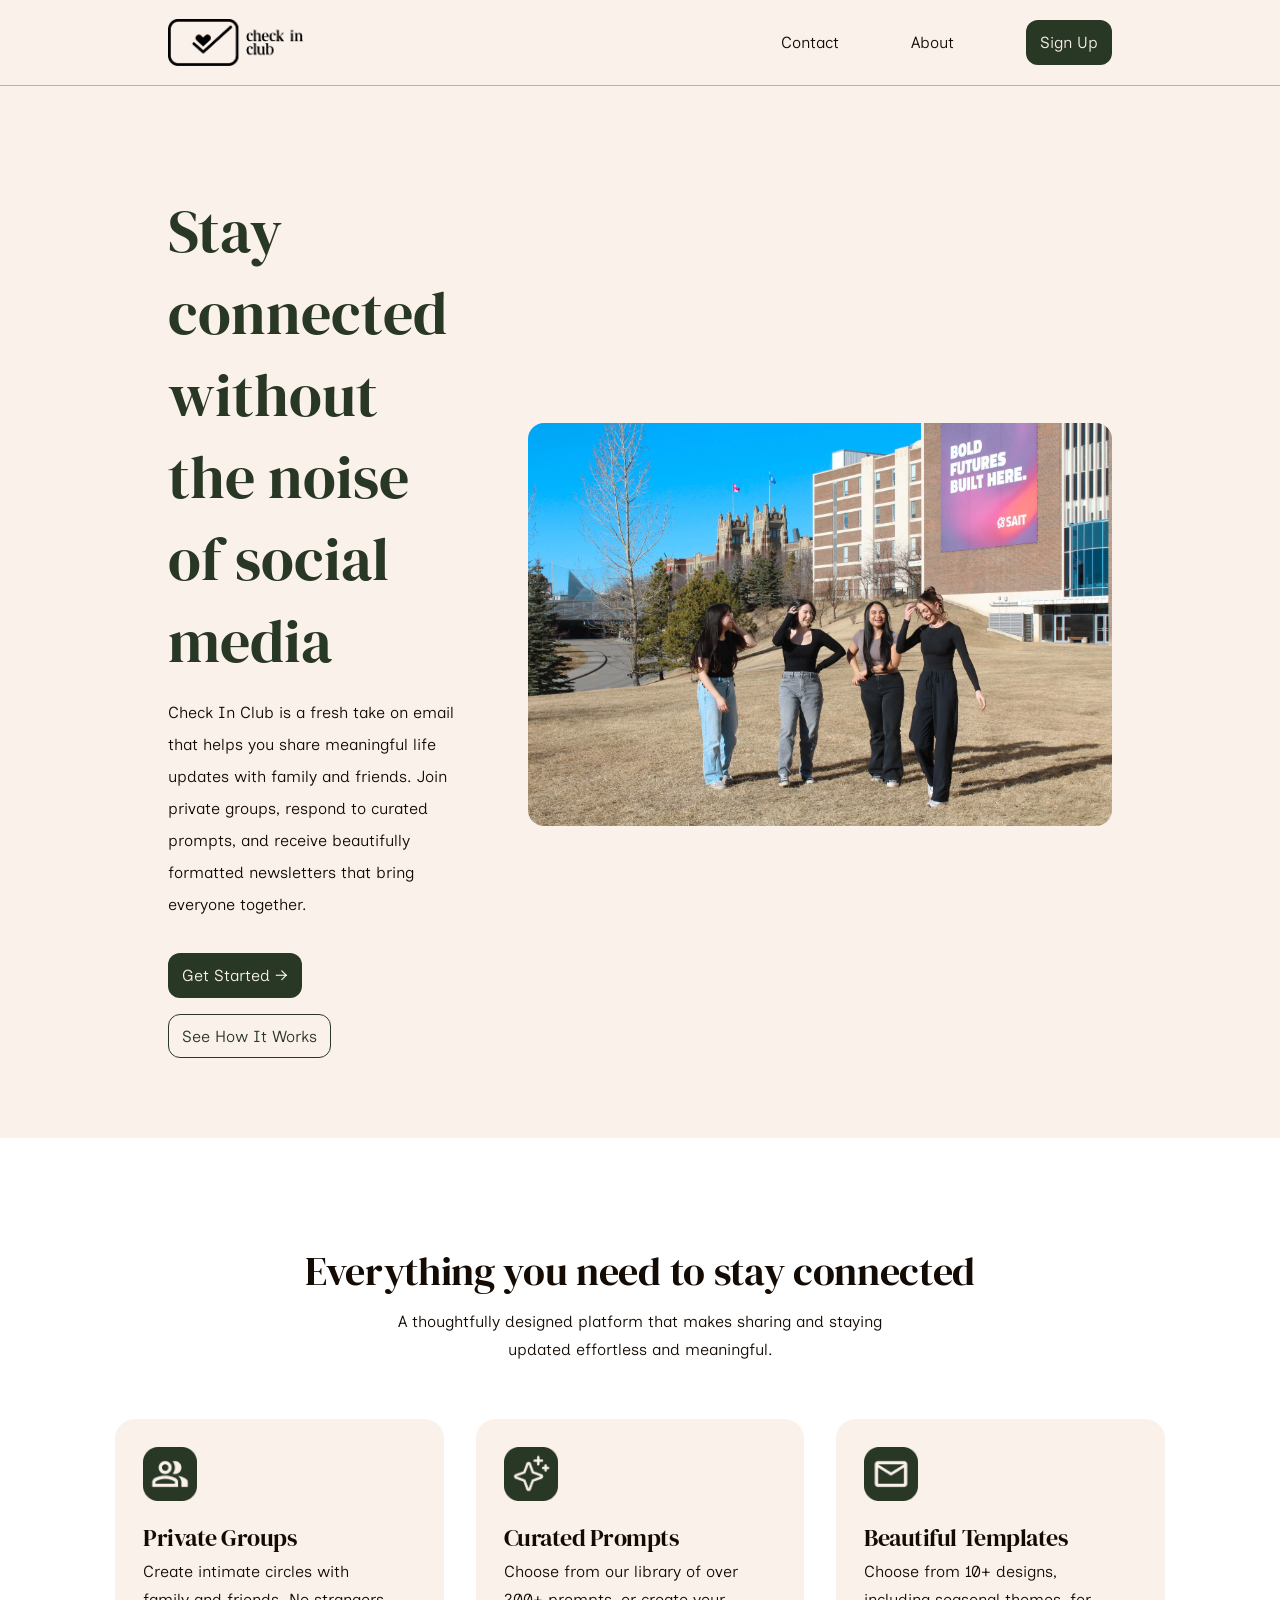
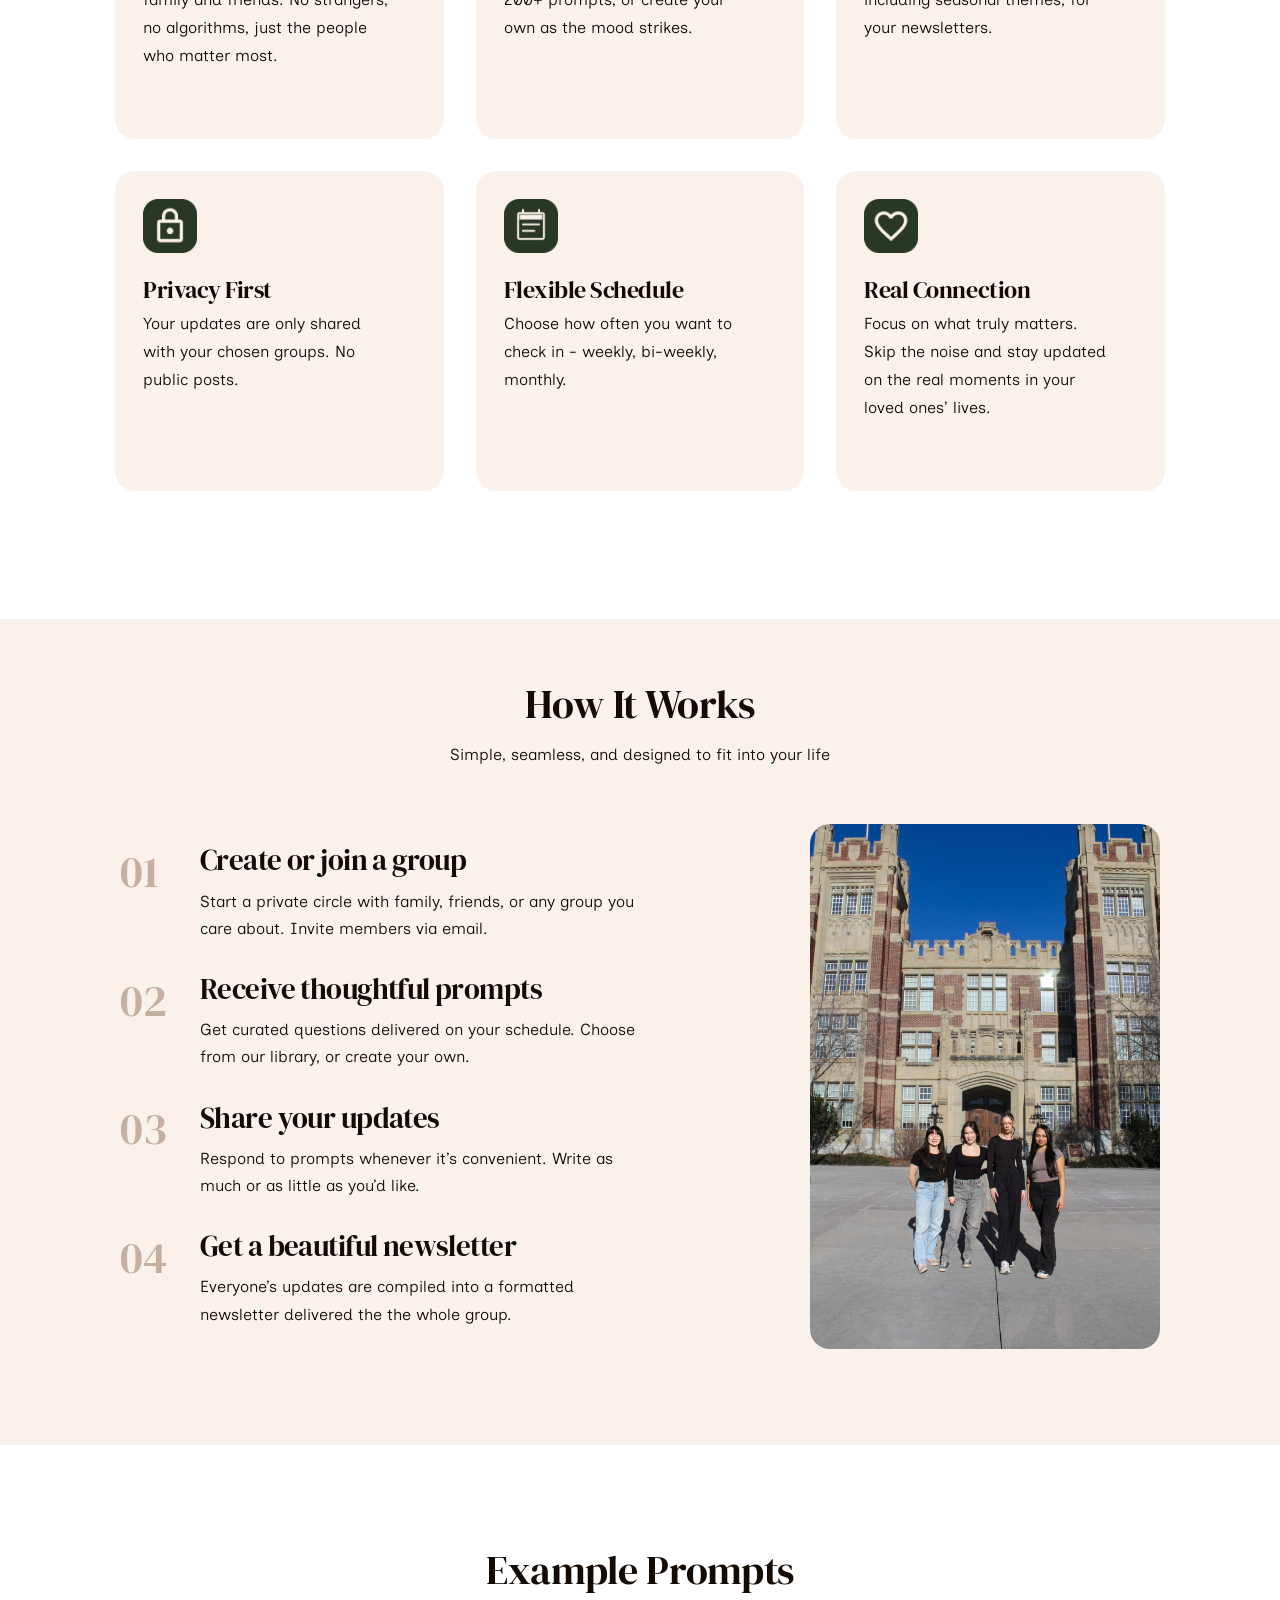
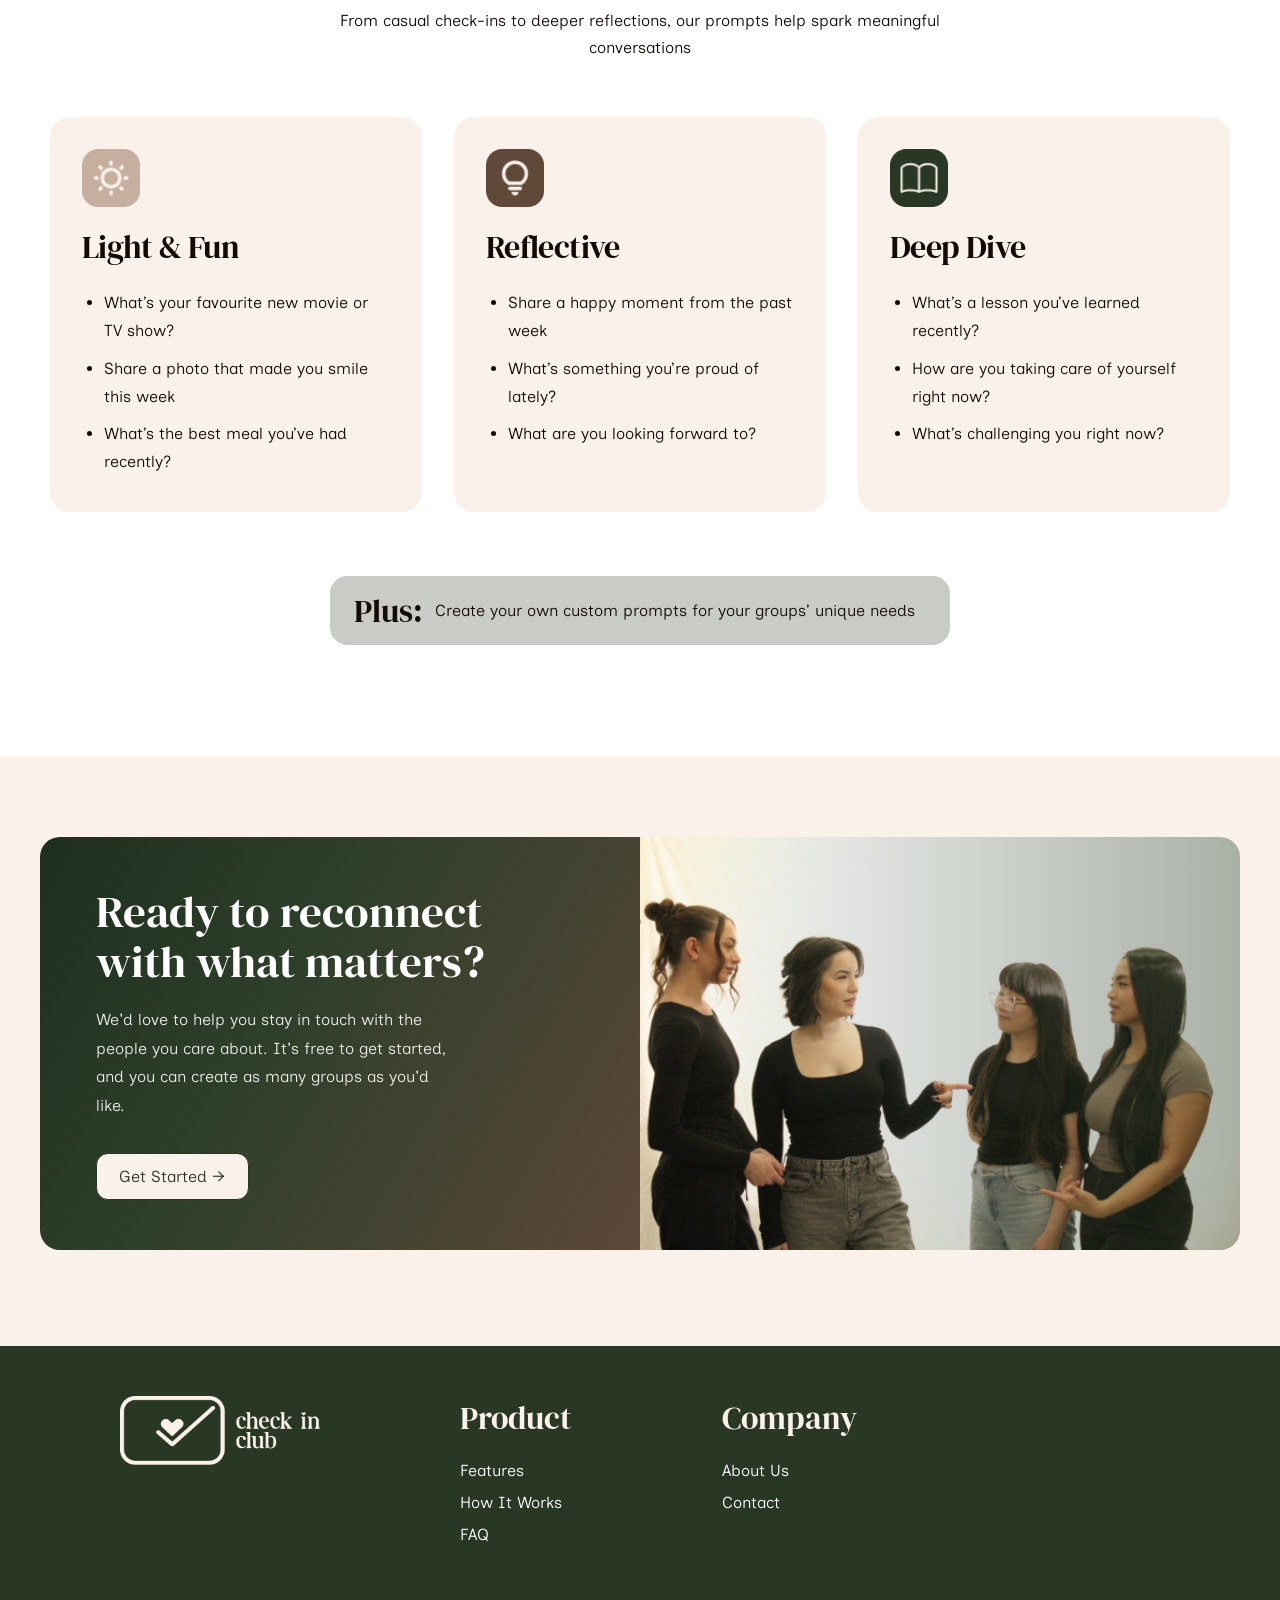
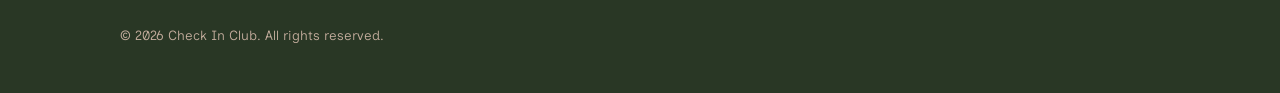
<file: index.html>
<!DOCTYPE html>
<html lang="en">
<head>
    <meta charset="UTF-8">
    <meta name="viewport" content="width=device-width, initial-scale=1.0">
    <title>Check In Club | checkinclub.ca</title>
    <link rel="stylesheet" href="styles.css">
    <link rel="icon" href="images/favicon.png">

    <meta property="og:title" content="Check In Club">
    <meta property="og:description" content="Stay connected without the noise of social media">
    <meta property="og:image" content="http://checkinclub.ca/images/meta-img.png">
    <meta property="og:url" content="http://checkinclub.ca/">
    <meta property="og:type" content="website">

</head>
<body>
    <header class="main-header">
        <div class="logo">
            <a href="/">
                <img src="images/full-logo.png" alt="Check In Club logo" class="logo-desktop">
                <img src="images/just-logo.png" alt="Check In Club logo" class="logo-mobile">
            </a>
        </div>
        <button class="nav-toggle" aria-label="Open menu" aria-expanded="false" aria-controls="site-nav">
            <span class="nav-toggle_bar"></span>
            <span class="nav-toggle_bar"></span>
            <span class="nav-toggle_bar"></span>
        </button>
        <nav class="nav-links" id="mobile-nav">
            <a href="/contact">Contact</a>
            <a href="/about">About</a>
            <a href="/signup" class=" btn btn-primary">Sign Up</a>
        </nav>
    </header>

    <main>
        <section class="hero-section">
            <div class="hero-content">
                <div class="hero-content-text">
                    <div class="hero-text">
                        <h1>Stay connected without the noise of social media</h1>
                        <p>Check In Club is a fresh take on email that helps you share meaningful life updates with family and friends. Join private groups, respond to curated prompts, and receive beautifully formatted newsletters that bring everyone together.</p>
                    </div>
                    <div class="hero-actions">
                        <a href="/signup" class="btn btn-primary">Get Started → </a>
                        <a href="#how-it-works" class="btn btn-secondary">See How It Works</a>
                    </div>
                </div>
                <div class="hero-image">
                    <img src="images/girlies_candid.jpeg" alt="students infront of SAIT campus" width="3337" height="2304">
                </div>    
            </div>
        </section>

        <section class="connected-section section-whitebg" id="what-features">
            <div class="connected-title">
                <h2>Everything you need to stay connected</h2>
                <p>A thoughtfully designed platform that makes sharing and staying updated effortless and meaningful.</p>
            </div>
            <div class="connected-grid">
                <article class="connected-card">
                    <img src="images/group-icon.png" alt="private groups icon" class="icon connect-icon">
                    <h3 class="card-title">
                        <span class="title-text">Private Groups</span>
                        <span class="toggle-icon">▼</span>
                    </h3>
                    <p class="card-detail">Create intimate circles with family and friends. No strangers, no algorithms, just the people who matter most.</p>
                </article>
                <article class="connected-card">
                    <img src="images/prompts-icon.png" alt="curated prompts icon" class="icon connect-icon">
                    <h3 class="card-title">
                        <span class="title-text">Curated Prompts</span>
                        <span class="toggle-icon">▼</span>
                    </h3>
                    <p class="card-detail">Choose from our library of over 200+ prompts, or create your own as the mood strikes.</p>
                </article>
                <article class="connected-card">
                    <img src="images/templates-icon.png" alt="beautiful templates icon" class="icon connect-icon">
                    <h3 class="card-title">
                        <span class="title-text">Beautiful Templates</span>
                        <span class="toggle-icon">▼</span>
                    </h3>
                    <p class="card-detail">Choose from 10+ designs, including seasonal themes, for your newsletters.</p>
                </article>
                <article class="connected-card">
                    <img src="images/privacy-icon.png" alt="privacy first icon" class="icon connect-icon">
                    <h3 class="card-title">
                        <span class="title-text">Privacy First</span>
                        <span class="toggle-icon">▼</span>
                    </h3>
                    <p class="card-detail">Your updates are only shared with your chosen groups. No public posts.</p>
                </article>
                <article class="connected-card">
                    <img src="images/sched-icon.png" alt="flexible schedule icon" class="icon connect-icon">
                    <h3 class="card-title">
                        <span class="title-text">Flexible Schedule</span>
                        <span class="toggle-icon">▼</span>
                    </h3>
                    <p class="card-detail">Choose how often you want to check in - weekly, bi-weekly, monthly. </p>
                </article>
                <article class="connected-card">
                    <img src="images/connection-icon.png" alt="real connection icon" class="icon connect-icon">
                    <h3 class="card-title">
                        <span class="title-text">Real Connection</span>
                        <span class="toggle-icon">▼</span>
                    </h3>
                    <p class="card-detail">Focus on what truly matters. Skip the noise and stay updated on the real moments in your loved ones’ lives.</p>
                </article>
            </div>
        </section>

        <section class="how-section" id="how-it-works">
            <div class="how-title">
                <h2>How It Works</h2>
                <p>Simple, seamless, and designed to fit into your life</p>
            </div>
            <div class="how-content">
                <div class="how-list">
                    <article class="how-step">
                        <span>01</span>
                        <div class="how-step-text">
                            <h3>Create or join a group</h3>
                            <p>Start a private circle with family, friends, or any group you care about. Invite members via email. </p>
                        </div>
                    </article>
                    <article class="how-step">
                        <span>02</span>
                        <div class="how-step-text">
                            <h3>Receive thoughtful prompts</h3>
                            <p>Get curated questions delivered on your schedule. Choose from our library, or create your own.</p>
                        </div>
                    </article>
                    <article class="how-step">
                        <span>03</span>
                        <div class="how-step-text">
                            <h3>Share your updates</h3>
                            <p>Respond to prompts whenever it’s convenient. Write as much or as little as you’d like.</p>
                        </div>
                    </article>
                    <article class="how-step">
                        <span>04</span>
                        <div class="how-step-text">
                            <h3>Get a beautiful newsletter</h3>
                            <p>Everyone’s updates are compiled into a formatted newsletter delivered the the whole group.</p>
                        </div>
                    </article>
                </div>
                <div class="how-image">
                    <img src="images/girlies_port.jpg" alt="students infront of a SAIT building" width="2304" height="3456">
                </div>
            </div>
        </section>

        <section class="prompts-section section-whitebg">
            <div class="prompts-title">
                <h2>Example Prompts</h2>
                <p>From casual check-ins to deeper reflections, our prompts help spark meaningful conversations</p>
            </div>
            <div class="prompts-content">
                <div class="prompts-list">
                    <article class="prompts-card">
                        <img src="images/light-icon.png" alt="lights and fun icon" class="icon">
                        <h3>Light & Fun</h3>
                        <ul>
                            <li>What’s your favourite new movie or TV show?</li>
                            <li>Share a photo that made you smile this week</li>
                            <li>What’s the best meal you’ve had recently?</li>
                        </ul>
                    </article>
                    <article class="prompts-card">
                        <img src="images/reflect-icon.png" alt="reflective icon" class="icon">
                        <h3>Reflective</h3>
                        <ul>
                            <li>Share a happy moment from the past week</li>
                            <li>What’s something you’re proud of lately?</li>
                            <li>What are you looking forward to?</li>
                        </ul>
                    </article>
                    <article class="prompts-card">
                        <img src="images/deepdive-icon.png" alt="deep dive icon" class="icon">
                        <h3>Deep Dive</h3>
                        <ul>
                            <li>What’s a lesson you’ve learned recently?</li>
                            <li>How are you taking care of yourself right now?</li>
                            <li>What’s challenging you right now?</li>
                        </ul>
                    </article>
                </div>
            </div>
            <div class="prompts-plus">
                <h3>Plus:</h3>
                <p>Create your own custom prompts for your groups’ unique needs</p>
            </div>
        </section>

        <section class="ready-section">
            <div class="ready-content">
                <div class="ready-text">
                    <h3>Ready to reconnect with what matters?</h3>
                    <p>We'd love to help you stay in touch with the people you care about. It's free to get started, and you can create as many groups as you'd like.</p>
                    <a href="/signup" class="btn btn-secondary">Get Started →</a>
                </div>
                <div class="ready-image">
                    <img src="images/girlies_convo.png" alt="four students having a group discussion">
                </div>
            </div>
        </section>
        
    </main>

    <footer class="main-footer">
        <div class="footer-contents">
            <a href="/">
                <img src="images/full-ltlogo.png" alt="Check In Club logo" class="logo-desktop">
                <img src="images/lettermark-logo.png" alt="Check In Club logo" class="footer-logo logo-mobile">
            </a>
            <div class="footer-quick">
                <div class="footer-links">
                    <h3>Product</h3>
                    <a href="/">Features</a>
                    <a href="/">How It Works</a>
                    <a href="/faq">FAQ</a>
                </div>
                <div class="footer-links">
                    <h3>Company</h3>
                    <a href="/about">About Us</a>
                    <a href="/contact">Contact</a>
                </div>    
            </div>
        </div>
        <div class="footer-copy">
            <p>&copy; 2026 Check In Club. All rights reserved.</p>
        </div>
    </footer>

    <script src="script.js"></script>
</body>
</html>
</file>
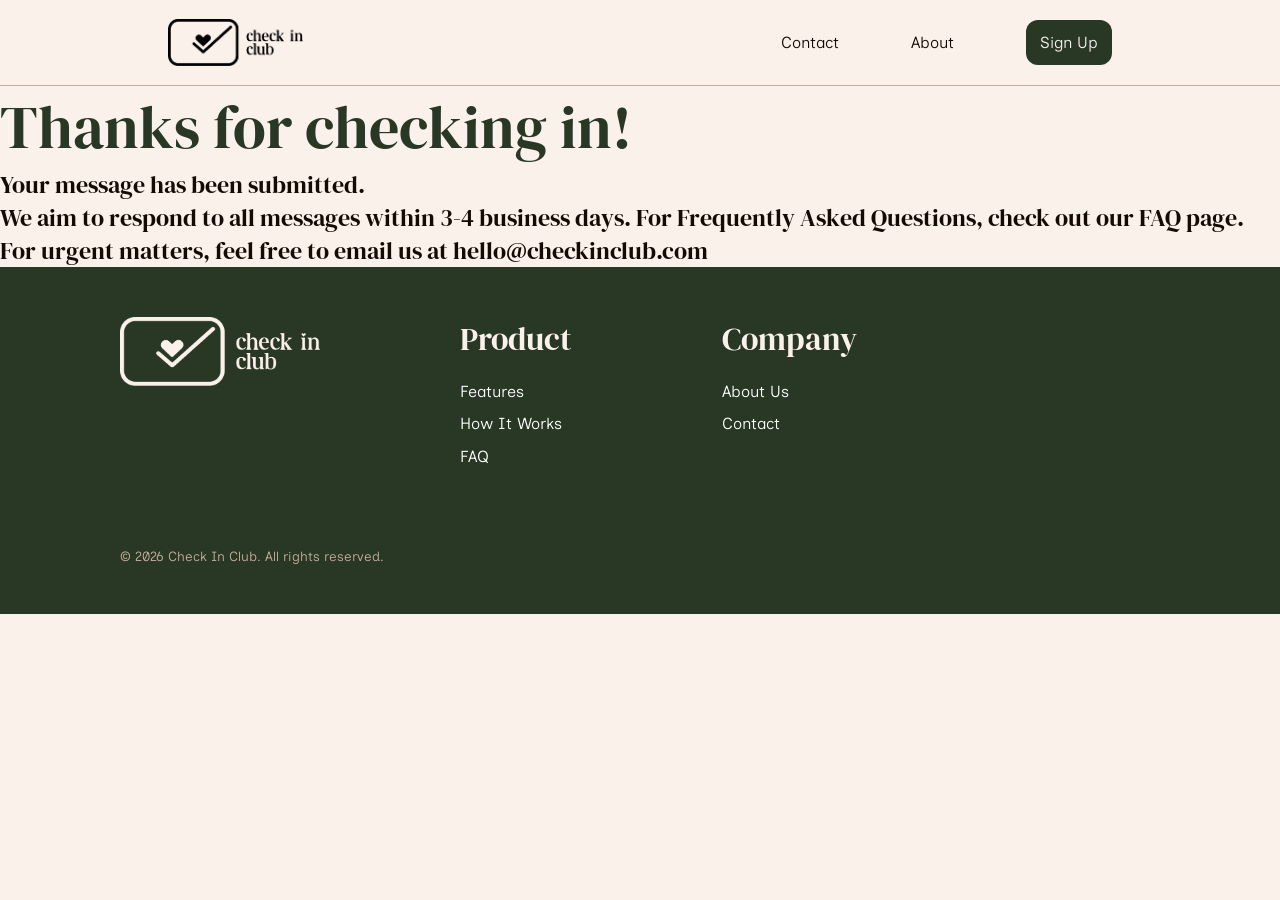
<file: contact-msg.html>
<!DOCTYPE html>
<html lang="en">
<head>
    <meta charset="UTF-8">
    <meta name="viewport" content="width=device-width, initial-scale=1.0">
    <title>Check In Club | checkinclub.ca</title>
    <link rel="stylesheet" href="styles.css">
    <link rel="icon" href="images/favicon.png">

</head>
<body>
    <header class="main-header">
        <div class="logo">
            <a href="/">
                <img src="images/full-logo.png" alt="Check In Club logo" class="logo-desktop">
                <img src="images/just-logo.png" alt="Check In Club logo" class="logo-mobile">
            </a>
        </div>
        <button class="nav-toggle" aria-label="Open menu" aria-expanded="false" aria-controls="site-nav">
            <span class="nav-toggle_bar"></span>
            <span class="nav-toggle_bar"></span>
            <span class="nav-toggle_bar"></span>
        </button>
        <nav class="nav-links" id="mobile-nav">
            <a href="/contact">Contact</a>
            <a href="/about">About</a>
            <a href="/signup" class=" btn btn-primary">Sign Up</a>
        </nav>
    </header>

    <main>
        <h1>Thanks for checking in!</h1>
        <h2>Your message has been submitted.</h2>
        <h2>We aim to respond to all messages within 3-4 business days. For Frequently Asked Questions, check out our <a href="faq.html">FAQ page</a>. For urgent matters, feel free to email us at <a href="mailto:hello@checkinclub.com">hello@checkinclub.com</a></h2>
    </main>
    
    <footer class="main-footer">
        <div class="footer-contents">
            <a href="/">
                <img src="images/full-ltlogo.png" alt="Check In Club logo" class="logo-desktop">
                <img src="images/lettermark-logo.png" alt="Check In Club logo" class="footer-logo logo-mobile">
            </a>
            <div class="footer-quick">
                <div class="footer-links">
                    <h3>Product</h3>
                    <a href="/">Features</a>
                    <a href="/">How It Works</a>
                    <a href="/faq">FAQ</a>
                </div>
                <div class="footer-links">
                    <h3>Company</h3>
                    <a href="/about">About Us</a>
                    <a href="/contact">Contact</a>
                </div>    
            </div>
        </div>
        <div class="footer-copy">
            <p>&copy; 2026 Check In Club. All rights reserved.</p>
        </div>
    </footer>

    <script src="script.js"></script>
</body>
</html>
</file>
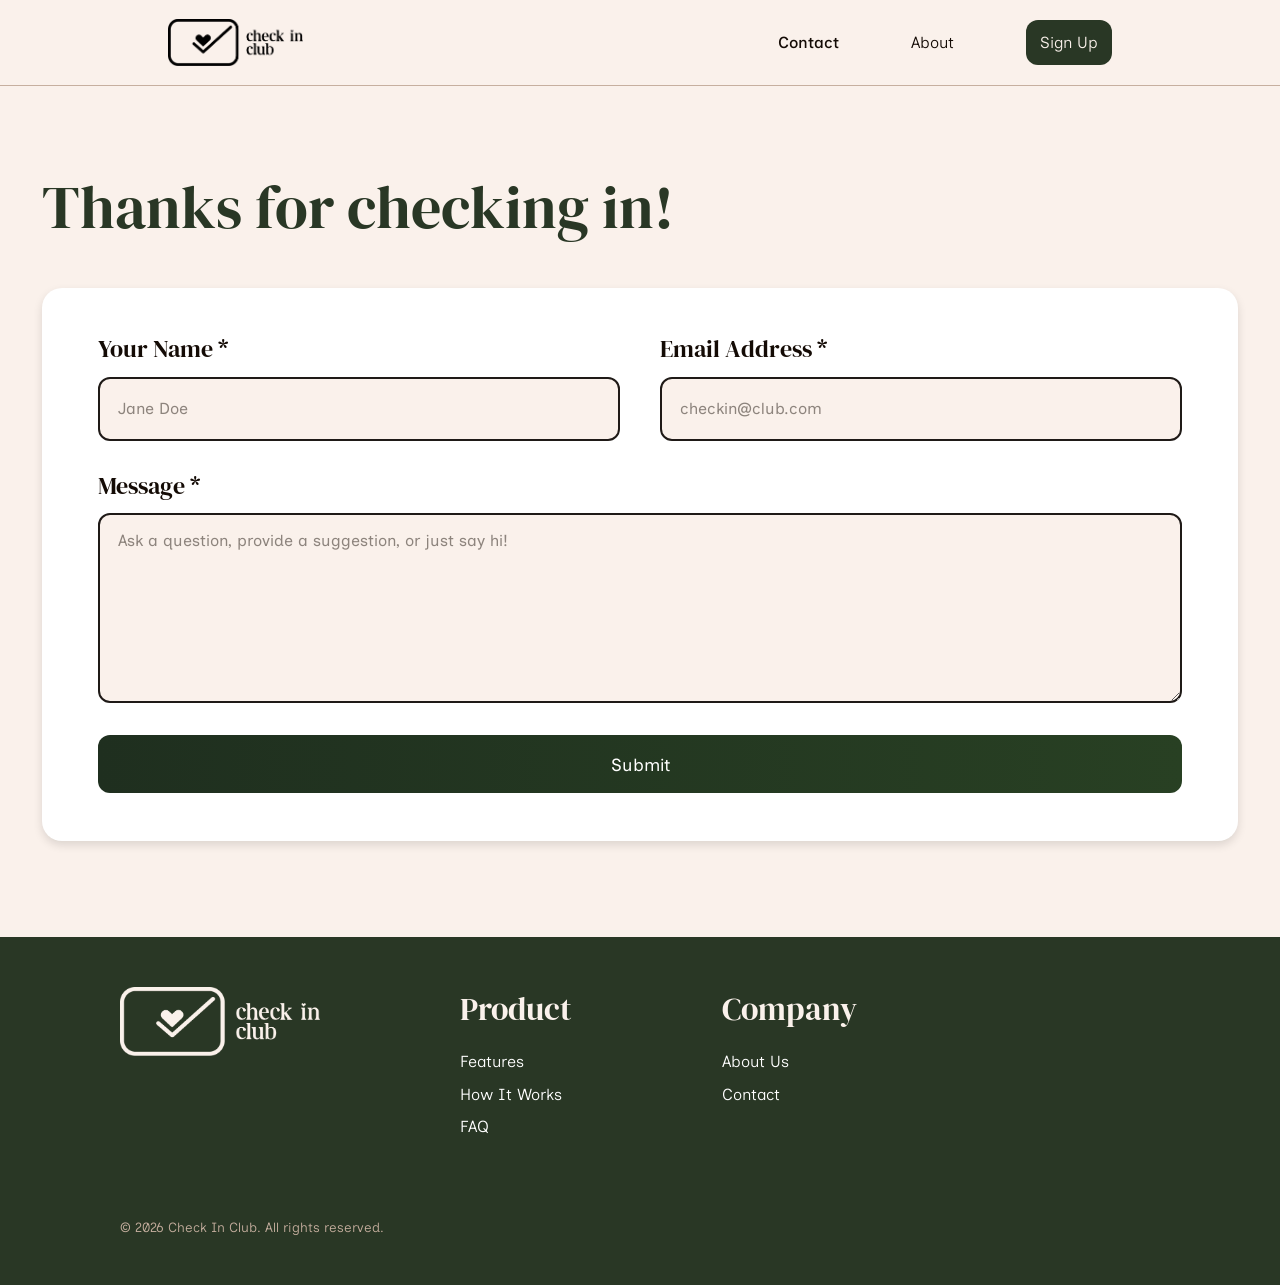
<file: contact.html>
<!DOCTYPE html>
<html lang="en">
<head>
    <meta charset="UTF-8">
    <meta name="viewport" content="width=device-width, initial-scale=1.0">
    <title>Check In Club | checkinclub.ca</title>
    <link rel="stylesheet" href="styles.css">
    <link rel="icon" href="images/favicon.png">

    <meta property="og:title" content="Check In Club | Contact">
    <meta property="og:description" content="Stay connected without the noise of social media">
    <meta property="og:image" content="http://checkinclub.ca/images/meta-img.png">
    <meta property="og:url" content="http://checkinclub.ca/contact">
    <meta property="og:type" content="website">


</head>
<body>
    <header class="main-header">
        <div class="logo">
            <a href="/">
                <img src="images/full-logo.png" alt="Check In Club logo" class="logo-desktop">
                <img src="images/just-logo.png" alt="Check In Club logo" class="logo-mobile">
            </a>
        </div>
        <button class="nav-toggle" aria-label="Open menu" aria-expanded="false" aria-controls="site-nav">
            <span class="nav-toggle_bar"></span>
            <span class="nav-toggle_bar"></span>
            <span class="nav-toggle_bar"></span>
        </button>
        <nav class="nav-links" id="mobile-nav">
            <a href="/contact" class="active">Contact</a>
            <a href="/about">About</a>
            <a href="/signup" class=" btn btn-primary">Sign Up</a>
        </nav>
    </header>

    <main>
        <section class="contact-section">
            <h1>Thanks for checking in!</h1>

            <div class="contact-form">
                <form action="https://formspree.io/f/mkokoeea" method="POST">
                    <div class="contact-row">
                        <div class="input-group">
                            <label for="name">Your Name *</label>
                            <input type="text" name="name" id="name" placeholder="Jane Doe" required>
                        </div>
                        <div class="input-group">
                            <label for="email">Email Address *</label>
                            <input type="email" name="email" id="email" placeholder="checkin@club.com" required>
                        </div>
                    </div>
                    <div class="input-group">
                        <label for="message">Message *</label>
                        <textarea name="message" id="message" placeholder="Ask a question, provide a suggestion, or just say hi!"></textarea>
                    </div>
                    
                    <button type="submit" class="btn btn-primary">Submit</button>
                </form>
            </div>
        </section>
    </main>

    <footer class="main-footer">
        <div class="footer-contents">
            <a href="/">
                <img src="images/full-ltlogo.png" alt="Check In Club logo" class="logo-desktop">
                <img src="images/lettermark-logo.png" alt="Check In Club logo" class="footer-logo logo-mobile">
            </a>
            <div class="footer-quick">
                <div class="footer-links">
                    <h3>Product</h3>
                    <a href="/">Features</a>
                    <a href="/">How It Works</a>
                    <a href="/faq">FAQ</a>
                </div>
                <div class="footer-links">
                    <h3>Company</h3>
                    <a href="/about">About Us</a>
                    <a href="/contact">Contact</a>
                </div>    
            </div>
        </div>
        <div class="footer-copy">
            <p>&copy; 2026 Check In Club. All rights reserved.</p>
        </div>
    </footer>

    <script src="script.js"></script>
</body>
</html>
</file>
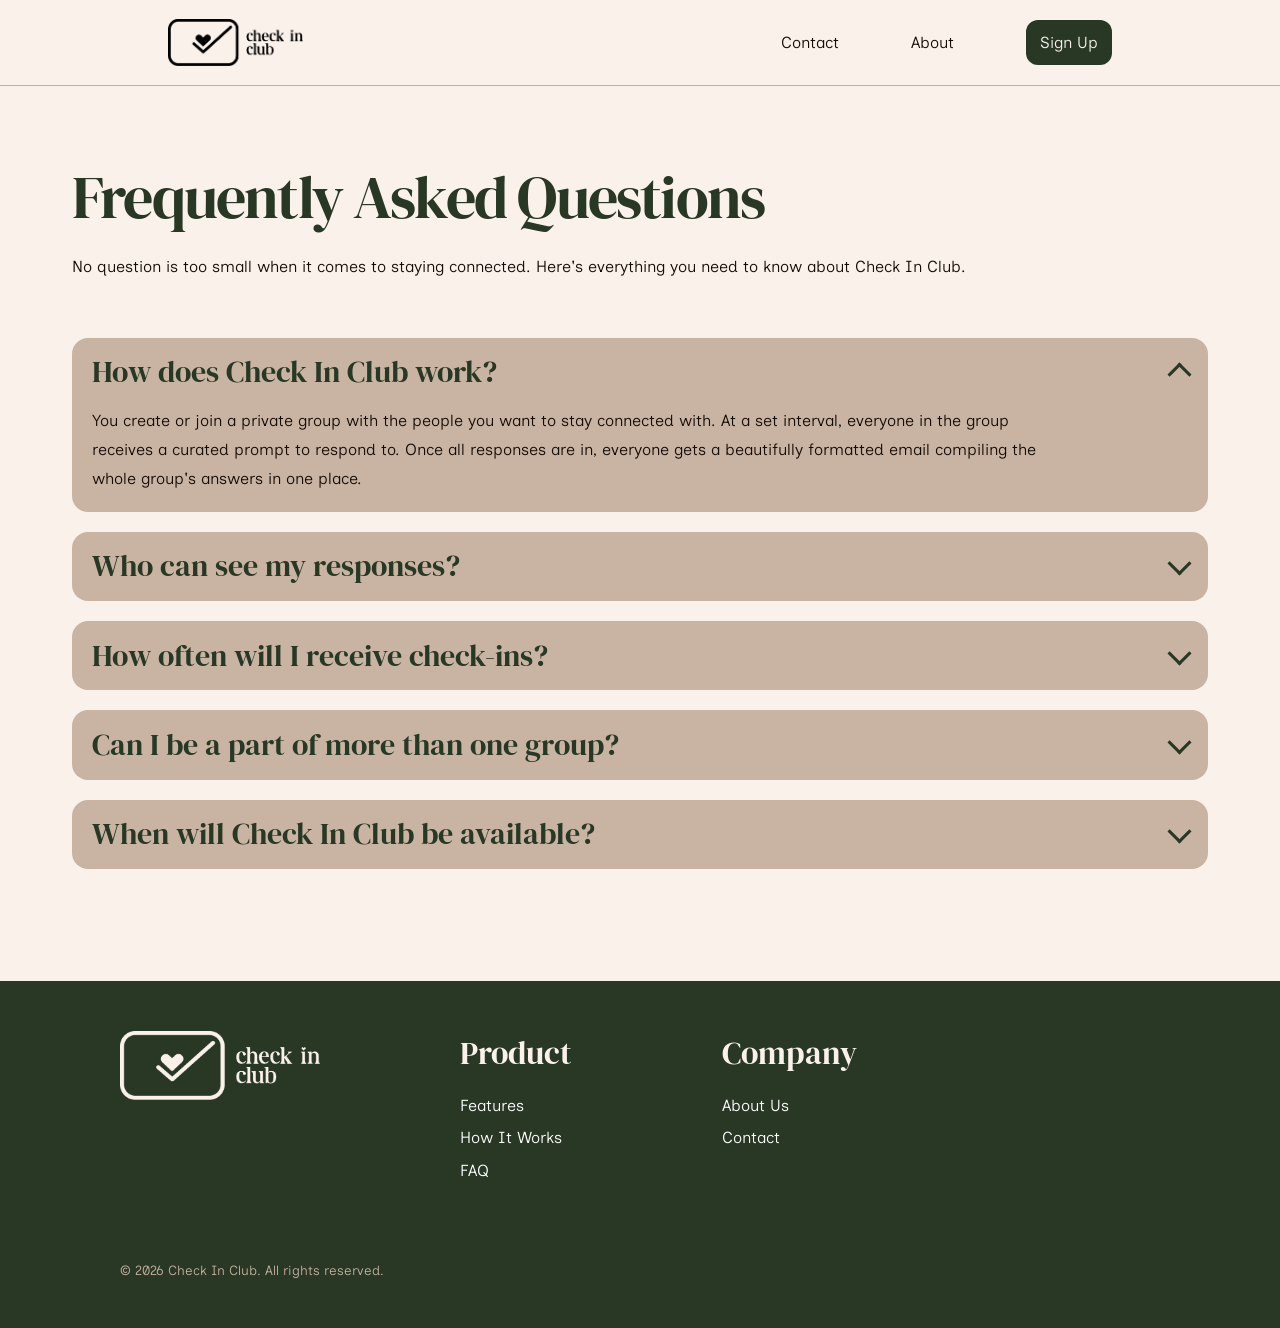
<file: faq.html>
<!DOCTYPE html>
<html lang="en">
<head>
    <meta charset="UTF-8">
    <meta name="viewport" content="width=device-width, initial-scale=1.0">
    <title>Check In Club | checkinclub.ca</title>
    <link rel="stylesheet" href="styles.css">
    <link rel="icon" href="images/favicon.png">

    <meta property="og:title" content="Check In Club | FAQ">
    <meta property="og:description" content="Stay connected without the noise of social media">
    <meta property="og:image" content="http://checkinclub.ca/images/meta-img.png">
    <meta property="og:url" content="http://checkinclub.ca/faq">
    <meta property="og:type" content="website">


</head>
<body>
    <header class="main-header">
        <div class="logo">
            <a href="/">
                <img src="images/full-logo.png" alt="Check In Club logo" class="logo-desktop">
                <img src="images/just-logo.png" alt="Check In Club logo" class="logo-mobile">
            </a>
        </div>
        <button class="nav-toggle" aria-label="Open menu" aria-expanded="false" aria-controls="site-nav">
            <span class="nav-toggle_bar"></span>
            <span class="nav-toggle_bar"></span>
            <span class="nav-toggle_bar"></span>
        </button>
        <nav class="nav-links" id="mobile-nav">
            <a href="/contact">Contact</a>
            <a href="/about">About</a>
            <a href="/signup" class=" btn btn-primary">Sign Up</a>
        </nav>
    </header>

    <main class="faq-page">
        <section class="faq-hero">
            <h1>Frequently Asked Questions</h1>
            <p>No question is too small when it comes to staying connected. Here's everything you need to know about Check In Club.</p>
        </section>

        <section class="faq-list">
            <details class="faq-item" open>
                <summary>How does Check In Club work?</summary>
                <p>You create or join a private group with the people you want to stay connected with. At a set interval, everyone in the group receives a curated prompt to respond to. Once all responses are in, everyone gets a beautifully formatted email compiling the whole group's answers in one place.</p>
            </details>
            <details class="faq-item">
                <summary>Who can see my responses?</summary>
                <p>Your responses are only visible to the members of your private group — no one outside of your group can see what you share.</p>
            </details>
            <details class="faq-item">
                <summary>How often will I receive check-ins?</summary>
                <p>Check-in frequency is set by the group, so you and your people get to decide what works best for everyone.</p>
            </details>
            <details class="faq-item">
                <summary>Can I be a part of more than one group?</summary>
                <p>Absolutely. You can join or create multiple groups — whether that's one for family, one for friends, or one for a community you're part of.</p>
            </details>
            <details class="faq-item">
                <summary>When will Check In Club be available?</summary>
                <p>We're still in development, but we're working hard to bring Check In Club to life. Sign up on our <a href="/signup">Sign Up page</a> and we'll notify you the moment we launch.</p>
            </details>
        </section>
    </main>

    <footer class="main-footer">
        <div class="footer-contents">
            <a href="/">
                <img src="images/full-ltlogo.png" alt="Check In Club logo" class="logo-desktop">
                <img src="images/lettermark-logo.png" alt="Check In Club logo" class="footer-logo logo-mobile">
            </a>
            <div class="footer-quick">
                <div class="footer-links">
                    <h3>Product</h3>
                    <a href="/">Features</a>
                    <a href="/">How It Works</a>
                    <a href="/faq">FAQ</a>
                </div>
                <div class="footer-links">
                    <h3>Company</h3>
                    <a href="/about">About Us</a>
                    <a href="/contact">Contact</a>
                </div>    
            </div>
        </div>
        <div class="footer-copy">
            <p>&copy; 2026 Check In Club. All rights reserved.</p>
        </div>
    </footer>

    <script src="script.js"></script>
</body>
</html>
</file>
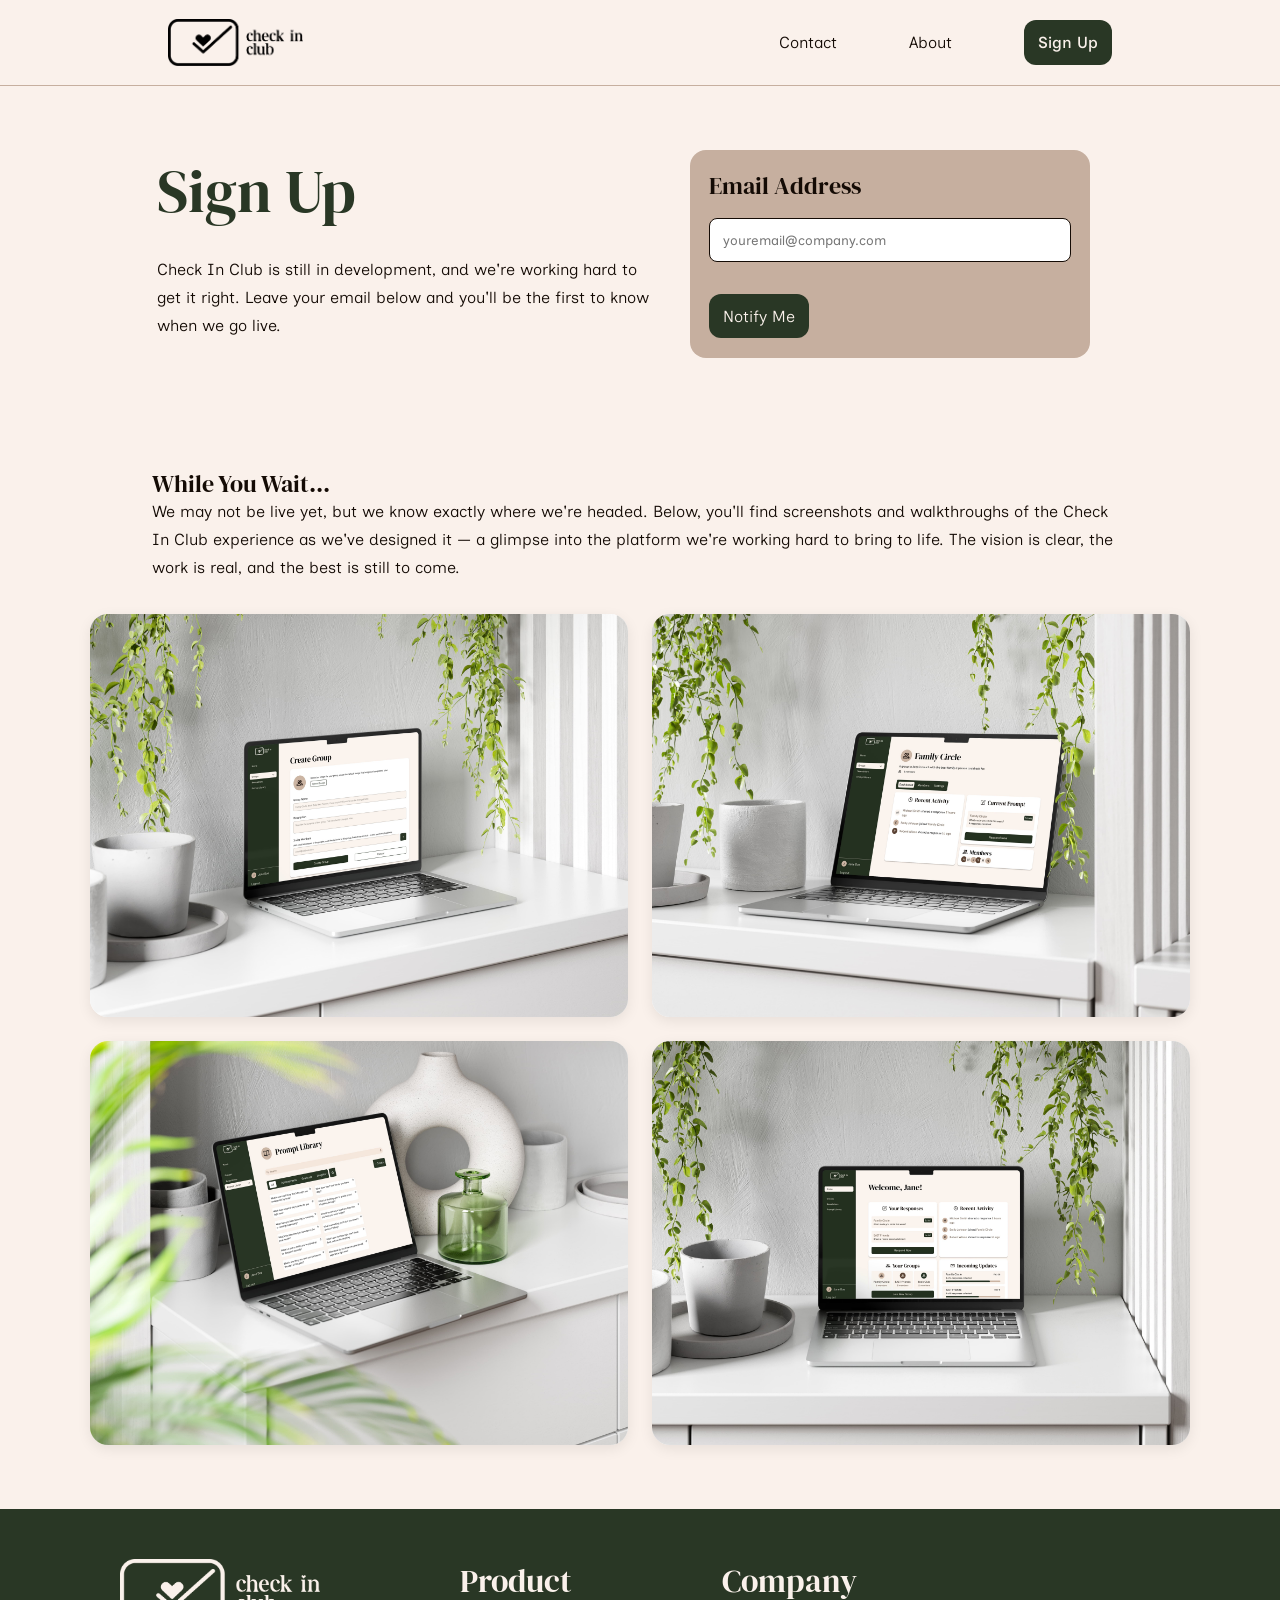
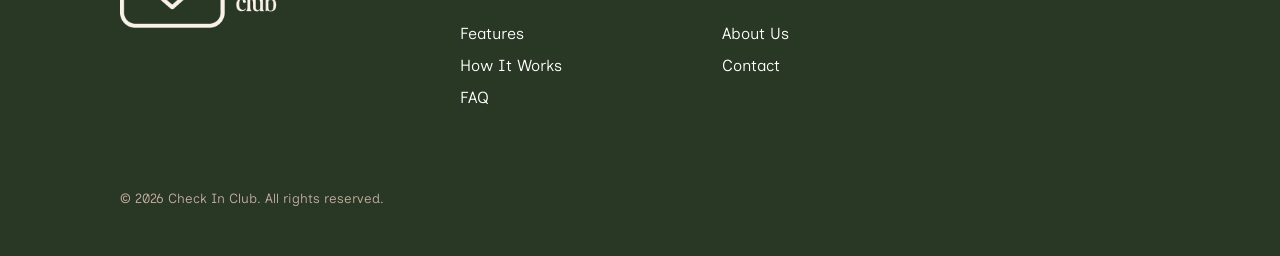
<file: signup.html>
<!DOCTYPE html>
<html lang="en">
<head>
    <meta charset="UTF-8">
    <meta name="viewport" content="width=device-width, initial-scale=1.0">
    <title>Check In Club | checkinclub.ca</title>
    <link rel="stylesheet" href="styles.css">
    <link rel="icon" href="images/favicon.png">

    <meta property="og:title" content="Check In Club | Sign Up">
    <meta property="og:description" content="Stay connected without the noise of social media">
    <meta property="og:image" content="http://checkinclub.ca/images/meta-img.png">
    <meta property="og:url" content="http://checkinclub.ca/signup">
    <meta property="og:type" content="website">


</head>
<body>
    <header class="main-header">
        <div class="logo">
            <a href="/">
                <img src="images/full-logo.png" alt="Check In Club logo" class="logo-desktop">
                <img src="images/just-logo.png" alt="Check In Club logo" class="logo-mobile">
            </a>
        </div>
        <button class="nav-toggle" aria-label="Open menu" aria-expanded="false" aria-controls="site-nav">
            <span class="nav-toggle_bar"></span>
            <span class="nav-toggle_bar"></span>
            <span class="nav-toggle_bar"></span>
        </button>
        <nav class="nav-links" id="mobile-nav">
            <a href="/contact">Contact</a>
            <a href="/about">About</a>
            <a href="/signup" class=" btn btn-primary active">Sign Up</a>
        </nav>
    </header>

    <main>
        <section class="signup-section">
            <div class="signup-content">
                <h1>Sign Up</h1>
                <p>Check In Club is still in development, and we're working hard to get it right. Leave your email below and you'll be the first to know when we go live.</p>
            </div>
            <div class="signup-form">
                <form action="https://formspree.io/f/mqewejjb" method="POST" name="signupform">
                    <h2>Email Address</h2>
                    <input type="email" name="email" placeholder="youremail@company.com" required>
                    <button type="submit" class="btn btn-primary">Notify Me</button>
                </form>
            </div>
        </section>

        <section class="signup-message">
            <h2>While You Wait...</h2>
            <p>We may not be live yet, but we know exactly where we're headed. Below, you'll find screenshots and walkthroughs of the Check In Club experience as we've designed it — a glimpse into the platform we're working hard to bring to life. The vision is clear, the work is real, and the best is still to come.</p>
        </section>

        <section class="mockup-gallery">
            <div class="gallery-grid">
                <div class="gallery-item">
                    <img src="images/CreateGroupMock.jpg" alt="Create group screen mockup" onclick="openModal(this)">
                </div>
        
                <div class="gallery-item">
                    <img src="images/GroupDashMock.jpg" alt="Group dashboard mockup" onclick="openModal(this)">
                </div>
        
                <div class="gallery-item">
                    <img src="images/PromptLibraryMock.jpg" alt="Prompt library mockup" onclick="openModal(this)">
                </div>
        
                <div class="gallery-item">
                    <img src="images/RobustDashMock.jpg" alt="Dashboard features mockup" onclick="openModal(this)">
                </div>
            </div>
        </section>

    </main>

    <footer class="main-footer">
        <div class="footer-contents">
            <a href="/">
                <img src="images/full-ltlogo.png" alt="Check In Club logo" class="logo-desktop">
                <img src="images/lettermark-logo.png" alt="Check In Club logo" class="footer-logo logo-mobile">
            </a>
            <div class="footer-quick">
                <div class="footer-links">
                    <h3>Product</h3>
                    <a href="/">Features</a>
                    <a href="/">How It Works</a>
                    <a href="/faq">FAQ</a>
                </div>
                <div class="footer-links">
                    <h3>Company</h3>
                    <a href="/about">About Us</a>
                    <a href="/contact">Contact</a>
                </div>    
            </div>
        </div>
        <div class="footer-copy">
            <p>&copy; 2026 Check In Club. All rights reserved.</p>
        </div>
    </footer>
    
    <script src="script.js"></script>

    <div class="image-modal" id="imageModal">
        <span class="image-modal-close" onclick="closeModal()">&times;</span>
        <img class="image-modal-content" id="modalImg" alt="">
    </div>

</body>
</html>
</file>
<file: styles.css>
@import url('https://fonts.googleapis.com/css2?family=DM+Serif+Display:ital@0;1&family=Inclusive+Sans:ital,wght@0,300..700;1,300..700&display=swap');

:root {
    --ltbg: #FAF1EB;
    --lttext: #140B05;
    --ltprimary: #293725;
    --ltsecondary: #C6AF9F;
    --ltaccent: #604939;
    --dkbg: #140B05;
    --dktext: #FAF1EB;
    --dkprimary: #CCDAC8;
    --dksecondary: #604939;
    --dkaccent: #C6AF9F;
    --white: #FFFFFF;
}

* {
    box-sizing: border-box;
    margin: 0;
}
html {
    scroll-behavior: smooth;
}

body {
    font-family: 'Inclusive Sans', Arial, Helvetica, sans-serif;
    background-color: var(--ltbg);
    color: var(--lttext);
    font-weight: 350;
}

/*-- main header and mobile menu --*/
.nav-toggle {
    display: none;
    background: transparent;
    border: none;
    padding: 0.25rem;
    cursor: pointer;
    z-index: 1001;
}

.nav-toggle_bar {
    display: block;
    width: 26px;
    height: 3px;
    margin: 5px 0;
    background-color: var(--ltprimary);
    border-radius: 999px;
    transition: transform 0.25s ease, opacity 0.25s ease;
}



/* hamburger to X */
.nav-toggle.active .nav-toggle_bar:nth-child(1) {
    transform: translateY(8px) rotate(45deg);
}

.nav-toggle.active .nav-toggle_bar:nth-child(2) {
    opacity: 0;
}

.nav-toggle.active .nav-toggle_bar:nth-child(3) {
    transform: translateY(-8px) rotate(-45deg);
}

img {
    display: block;
    max-width: 100%;
}

a {
    color: inherit;
    text-decoration: none;
}

h1, h2, h3 {
    font-family: 'DM Serif Display', Verdana, Tahoma, sans-serif;
    font-weight: 330;
}

/* buttons */
.btn {
    display: inline-flex;
    align-items: center;
    justify-content: center;
    min-height: 2.8rem;
    padding: 0.2rem 0.8rem;
    border-radius: 0.75rem;
    border: 1px solid transparent;
    font-size: 1rem;
    transition: 0.2s ease;
}

.btn-primary {
    background-color: var(--ltprimary);
    color: var(--ltbg);
}

.btn-primary:hover {
    background-color: var(--ltbg);
    color: var(--ltprimary);
    border: 1px solid #293725;
}

.btn-secondary {
    background-color: var(--ltbg);
    color: var(--ltprimary);
    border: 1px solid var(--ltprimary);
}

.btn-secondary:hover {
    background-color: var(--ltprimary);
    color: var(--ltbg);
}
/* header */
.main-header {
    display: flex;
    justify-content: space-between;
    align-items: center;
    padding: 1.2rem 10.5rem;
    border-bottom: 1px solid var(--ltsecondary);
}

.logo img {
    max-width: 135px;
    height: auto;
}

.nav-toggle {
    display: none;
    width: 60px;
    height: 60px;
    border: none;
    border-radius: 50%;
    background-color: var(--ltprimary);
    cursor: pointer;
    z-index: 1001;

    /* this is the important part */
    padding: 0;
    position: relative;
}

.nav-toggle_bar {
    position: absolute;
    left: 50%;
    width: 26px;
    height: 4px;
    background-color: var(--ltbg);
    border-radius: 999px;
    transform: translateX(-50%);
}

/* place each line manually */
.nav-toggle_bar:nth-child(1) {
    top: 12px;
}

.nav-toggle_bar:nth-child(2) {
    top: 23px;
}

.nav-toggle_bar:nth-child(3) {
    top: 34px;
}
.nav-links {
    display: flex;
    align-items: center;
    gap: 4.5rem;
}
  
.nav-links a {
    font-size: 1rem;
}

.nav-links a.active {
    opacity: 1;
    font-weight: 500;
}

.nav-toggle.active .nav-toggle_bar:nth-child(1) {
    top: 24px;
    transform: translateX(-50%) rotate(45deg);
}

.nav-toggle.active .nav-toggle_bar:nth-child(2) {
    opacity: 0;
}

.nav-toggle.active .nav-toggle_bar:nth-child(3) {
    top: 24px;
    transform: translateX(-50%) rotate(-45deg);
}

/*-- index page --*/

/* index hero */
.hero-section {
    min-height: calc(100vh - 94px);
    padding: 6.5rem 10.5rem 5rem;
    align-items: center;
}

h1 {
    font-size: 60px;
    color: var(--ltprimary)
}

.hero-content {
    max-width: 1400px;
    margin: 0 auto;
    display: grid;
    grid-template-columns: 1fr 1.08fr;
    gap: 4.5rem;
    align-items: center;
    width: 100%;
}

.hero-content-text {
    max-width: 620px;
    margin: 0 auto;
}

.hero-text h1 {
    max-width: 17ch;
    margin-bottom: 15px;
}

.hero-text p {
    max-width: 40ch;
    line-height: 32px;
}

.hero-actions {
    display: flex;
    flex-wrap: wrap;
    gap: 1rem;
    margin-top: 2rem;
}

.hero-image img {
    border-radius: 16px;
    max-width: 584px;
    height: auto;
}

.section-whitebg {
    background-color: var(--white)
}

/* index stay connected */
.connected-section {
    padding: 7rem 2rem 8rem;
}

.connected-title {
    max-width: 780px;
    margin: 0 auto 3.5rem;
    text-align: center;
}

.connected-title h2 {
    font-size: clamp(2.5rem, 1vw, 4.25rem);
    line-height: 1.05;
    letter-spacing: -0.02rem;
    margin-bottom: 1rem;
}

.connected-title p {
    max-width: 500px;
    margin: 0 auto;
    font-size: 1rem;
    line-height: 1.7;
}

.connected-grid {
    max-width: 1050px;
    margin: 0 auto;
    display: grid;
    grid-template-columns: repeat(3, 1fr);
    gap: 2rem;
}

.connected-card {
    background-color: var(--ltbg);
    border-radius: 1.25rem;
    padding: 1.75rem 1.75rem 2rem;
    min-height: 320px;
    display: flex;
    flex-direction: column;
    align-items: flex-start;
}

.connected-card .icon {
    width: 54px;
    height: 54px;
    object-fit: contain;
    margin-bottom: 1.5rem;
}

.connected-card h3 {
    font-family: 'DM Serif Display', Georgia, serif;
    font-size: 1.5rem;
    line-height: 1.05;
    letter-spacing: -0.02em;
    color: var(--lttext);
    margin-bottom: .5rem;
}

.connected-card p {
    font-size: 1rem;
    line-height: 1.75;
    color: var(--lttext);
    max-width: 25ch;
    display: block;
}

.toggle-icon {
    display: none;
}
/* index how it works */
.how-section {
    padding: 4rem 2rem 6rem;
}

.how-title {
    max-width: 780px;
    margin: 0 auto 3.5rem;
    text-align: center;
}

.how-title h2 {
    font-size: clamp(2.5rem, 1vw, 4.25rem);
    line-height: 1.05;
    letter-spacing: -0.02rem;
    margin-bottom: 1rem;
}

.how-title p {
    font-size: 1rem;
    line-height: 1.7;
    color: var(--lttext);
}

.how-content {
    max-width: 1040px;
    margin: 0 auto;
    display: grid;
    grid-template-columns: 1.15fr 1fr;
    gap: 1.5rem;
    align-items: center;
}

.how-list {
    display: flex;
    flex-direction: column;
    gap: 2rem;
}

.how-step {
    display: grid;
    grid-template-columns: 60px 1fr;
    gap: 1.25rem;
    align-items: start;
}

.how-step span {
    font-family: 'DM Serif Display', Georgia, serif;
    font-size: 2.8rem;
    line-height: 1;
    color: var(--ltsecondary);
    display: inline-block;
    padding-top: 0.3rem;
}

.how-step-text h3 {
    font-size: 1.8rem;
    line-height: 1.05;
    letter-spacing: -0.02em;
    color: var(--lttext);
    margin-bottom: 0.75rem;
}

.how-step-text p {
    max-width: 45ch;
    font-size: 1rem;
    line-height: 1.7;
    color: var(--lttext);
}

.how-image {
    display: flex;
    justify-content: flex-end;
}

.how-image img {
    width: 100%;
    max-width: 350px;
    height: auto;
    object-fit: cover;
    border-radius: 1.25rem;
}

/* index prompts */
.prompts-section {
    padding: 6.5rem 2rem 7rem;
}

.prompts-title {
    max-width: 780px;
    margin: 0 auto 3.5rem;
    text-align: center;
}

.prompts-title h2 {
    font-size: clamp(2.5rem, 1vw, 4.25rem);
    line-height: 1.05;
    letter-spacing: -0.02rem;
    margin-bottom: 1rem;
}

.prompts-title p {
    max-width: 620px;
    margin: 0 auto;
    font-size: 1rem;
    line-height: 1.7;
    color: var(--lttext);
}

.prompts-content {
    max-width: 1180px;
    margin: 0 auto;
}

.prompts-list {
    display: grid;
    grid-template-columns: repeat(3, 1fr);
    gap: 2rem;
}

.prompts-card {
    background-color: var(--ltbg);
    border-radius: 1.25rem;
    padding: 2rem 2rem 2.2rem;
    min-height: 395px;
    display: flex;
    flex-direction: column;
    align-items: flex-start;
}

.prompts-card img {
    width: 58px;
    height: 58px;
    object-fit: contain;
    margin-bottom: 1.5rem;
    display: block;
}

.prompts-card h3 {
    font-family: 'DM Serif Display', Georgia, serif;
    font-size: 2rem;
    line-height: 1.05;
    letter-spacing: -0.02em;
    color: var(--lttext);
    margin-bottom: 1.5rem;
}

.prompts-card ul {
    margin: 0;
    padding-left: 1.4rem;
}

.prompts-card li {
    font-size: 1rem;
    line-height: 1.75;
    color: var(--lttext);
    margin-bottom: 0.6rem;
}

.prompts-card li:last-child {
    margin-bottom: 0;
}

.prompts-plus {
    max-width: 620px;
    margin: 4rem auto 0;
    background-color: #c9cbc7;
    border-radius: 1.1rem;
    padding: 1.15rem 1.5rem;
    display: flex;
    align-items: center;
    gap: 0.75rem;
}

.prompts-plus h3 {
    font-size: 2rem;
    line-height: 1;
    color: var(--lttext);
    margin: 0;
    flex-shrink: 0;
}

.prompts-plus p {
    margin: 0;
    font-size: 1rem;
    line-height: 1.5;
    color: var(--lttext);
}

/* index ready */
.ready-section {
    padding: 5rem 2rem 6rem;
}

.ready-content {
    max-width: 1200px;
    margin: 0 auto;

    display: grid;
    grid-template-columns: 1fr 1fr;
    align-items: stretch;

    border-radius: 1.25rem;
    overflow: hidden;
}

/* left side */
.ready-text {
    padding: 3rem 3.5rem;

    display: flex;
    flex-direction: column;
    justify-content: center;

    background: linear-gradient(
        120deg,
        #1f2f1f 0%,
        #2e3f2a 40%,
        #5c4738 100%
    );

    color: var(--white);
}

.ready-text h3 {
    font-family: 'DM Serif Display', Georgia, serif;
    font-size: 2.8rem;
    line-height: 1.1;
    margin-bottom: 1.25rem;
    max-width: 18ch;
}

.ready-text p {
    font-size: 1rem;
    line-height: 1.8;
    margin-bottom: 2rem;
    max-width: 36ch;
    opacity: 0.9;
}

.ready-text .btn {
    width: fit-content;
    padding: 0.8rem 1.4rem;
}

.ready-text .btn:hover {
    background-color: var(--ltprimary);
    border: 1px solid var(--ltbg);
}

/* right side */
.ready-image {
    position: relative;
}

.ready-image img {
    width: 100%;
    height: 100%;
    object-fit: cover;
    display: block;
}

/* subtle overlay tint */
.ready-image::after {
    content: "";
    position: absolute;
    inset: 0;
    background: linear-gradient(
        to left,
        rgba(40, 60, 35, 0.4),
        rgba(40, 60, 35, 0)
    );
}

/*-- about page --*/
.about-hero {
    padding: 6.5rem 11rem 5rem;
    max-width: 1550px;
    margin: 0 auto;
    display: grid;
    grid-template-columns: 1fr 0.75fr;
    gap: 1.5rem;
    align-items: center;
}

.about-hero-text {
    max-width: 1550px;
    margin: 0 auto;
}

.about-hero-text h1 {
    font-size: 60px;
    color: var(--ltprimary);
    max-width: 17ch;
    margin-bottom: 15px;
}
    
.about-hero-text p {
    max-width: 100ch;
    line-height: 30px;
}

.about-hero-image {
    display: flex;
    justify-content: flex-end;
}
    
.about-hero-image img {
    width: 100%;
    max-width: 350px;
    height: auto;
    object-fit: cover;
    border-radius: 1.25rem;
}

.about-grid {
    padding: 1.5rem 11rem 4rem;
    display: grid;
    grid-template-columns: repeat(2, 1fr);
    gap: 2.5rem;
    max-width: 1400px;
    margin: 0 auto;
}

.about-girlie {
    border-radius: 1rem;
    background-color: var(--ltsecondary);
    color: var(--lttext);
    justify-content: center;
    text-align: center;
    padding: 1.5rem;

}

.about-girlie img {
    margin: 0 auto;
    justify-items: center;
    margin-bottom: 20px;
}

.about-girlie h3 {
    font-size: 1.5rem;
}

.about-girlie p {
    line-height: 25px;
    margin: 20px;
}

.girlie-icons {
    padding: 1rem;
}

.girlie-icons i {
    font-size: 30px;
}

.girlie-icons a {
    margin: 10px;
}

/*-- sign up page --*/
.signup-section {
    padding: 4rem 9.8rem;
    max-width: 1400px;
    width: 100%;
    margin: 0 auto;
    display: flex;
    justify-content: center;
}

.signup-content {
    max-width: 500px;
}

.signup-content h1 {
    margin-bottom: 1.5rem;
}

.signup-content p {
    line-height: 28px;
}

.signup-form {
    background-color: var(--ltsecondary);
    padding: 1.2rem;
    margin: 0 auto;
    border-radius: 16px;
    width: 400px;
}

.signup-form h2 {
    margin-bottom: 1rem;
}

.signup-form input{
    width: 100%;
    margin-bottom: 2rem;
    padding: .8rem;
    border: 1.5px solid var(--lttext);
    border-radius: 8px;
    font-family: 'Inclusive Sans', Arial, Helvetica, sans-serif;
}

.signup-form button {
    font-family: 'Inclusive Sans', Arial, Helvetica, sans-serif;
    font-weight: 350;
}

.signup-message {
    padding: 3rem 9.5rem 1rem;
    line-height: 28px;
    max-width: 1400px;
    margin: 0 auto;
}


.mockup-gallery {
    padding: 1rem 1.5rem 4rem;
}

.gallery-grid {
    display: grid;
    grid-template-columns: repeat(2, minmax(0, 1fr));
    gap: 1.5rem;
    max-width: 1100px;
    margin: 0 auto;
}

.gallery-item {
    background: #ffffff;
    border-radius: 18px;
    overflow: hidden;
    box-shadow: 0 4px 14px rgba(0, 0, 0, 0.08);
}

.gallery-item img {
    display: block;
    width: 100%;
    height: auto;
    object-fit: cover;
}

.gallery-item:hover img {
    transform: scale(1.05);
    cursor: pointer;
}

.image-modal {
    display: none;
    position: fixed;
    inset: 0;
    z-index: 9999;
    background: rgba(0, 0, 0, 0.85);
    justify-content: center;
    align-items: center;
    padding: 1.5rem;
}

.image-modal-content {
    max-width: 90%;
    max-height: 90vh;
    border-radius: 12px;
}

.image-modal-close {
    position: absolute;
    top: 20px;
    right: 28px;
    color: white;
    font-size: 2.5rem;
    cursor: pointer;
}

/*-- contact page --*/
.contact-section {
    max-width: 1260px;
    margin: 0 auto;
    padding: 5rem 2rem 6rem;
}

.contact-section h1 {
    margin-bottom: 2.5rem;
}
.contact-form {
    background-color: var(--white);
    border-radius: 1.25rem;
    padding: 3rem 3.5rem;
    box-shadow: 0 4px 10px rgba(0, 0, 0, 0.12);
}

.contact-form form {
    display: flex;
    flex-direction: column;
    gap: 2rem;
}

.contact-row {
    display: grid;
    grid-template-columns: repeat(2, 1fr);
    gap: 2.5rem;
}

.input-group {
    display: flex;
    flex-direction: column;
    gap: 0.9rem;
}

.input-group label {
    font-family: 'DM Serif Display', Verdana, Tahoma, sans-serif;
    font-weight: 330;
    font-size: 1.5rem;
    line-height: 1.1;
    color: var(--lttext);
}

.input-group input,
.input-group textarea {
    width: 100%;
    border: 2px solid #1f1a17;
    border-radius: 0.75rem;
    background-color: var(--ltbg);
    color: var(--lttext);
    font-family: 'Inclusive Sans', Arial, Helvetica, sans-serif;
    font-size: 1rem;
    padding: 1rem 1.1rem;
    outline: none;
    transition: border-color 0.2s ease, box-shadow 0.2s ease;
}

.input-group input {
    min-height: 64px;
}

.input-group textarea {
    min-height: 190px;
    resize: vertical;
}

.input-group input::placeholder,
.input-group textarea::placeholder {
    color: #8d847d;
}

.input-group input:focus,
.input-group textarea:focus {
    border-color: var(--ltprimary);
    box-shadow: 0 0 0 3px rgba(41, 55, 37, 0.12);
}

.contact-form .btn {
    width: 100%;
    min-height: 58px;
    border-radius: 0.75rem;
    font-size: 1.1rem;
    justify-content: center;
    font-family: 'Inclusive Sans', Arial, Helvetica, sans-serif;
}

.contact-form .btn-primary {
    background: linear-gradient(to right, #1f2f1f, #284023);
    color: var(--white);
    border: none;
}

.contact-form .btn-primary:hover {
    background: linear-gradient(to right, #243824, #2d4928);
    color: var(--white);
}

/*-- faqs page --*/
.faq-page {
    max-width: 1200px;
    margin: 0 auto;
    padding: 5rem 2rem 7rem;
}

.faq-hero {
    margin-bottom: 3.5rem;
}

.faq-hero h1 {
    font-family: 'DM Serif Display', Georgia, serif;
    line-height: 1.05;
    letter-spacing: -0.03em;
    color: var(--ltprimary);
    margin-bottom: 1.5rem;
}

.faq-hero p {
    max-width: 950px;
    font-size: 1rem;
    line-height: 1.8;
    color: var(--lttext);
}

.faq-list {
    display: flex;
    flex-direction: column;
    gap: 1.25rem;
}

.faq-item {
    background-color: #c9b4a3;
    border-radius: 1rem;
    padding: 0;
    overflow: hidden;
}

.faq-item summary {
    list-style: none;
    cursor: pointer;
    position: relative;
    padding: 1.15rem 4.5rem 1.15rem 1.25rem;

    font-family: 'DM Serif Display', Georgia, serif;
    font-size: 1.85rem;
    line-height: 1.1;
    color: var(--ltprimary);
}

.faq-item summary::-webkit-details-marker {
    display: none;
}

.faq-item summary::after {
    content: "";
    position: absolute;
    right: 1.25rem;
    top: 50%;
    width: 14px;
    height: 14px;
    border-right: 3px solid var(--ltprimary);
    border-bottom: 3px solid var(--ltprimary);
    transform: translateY(-65%) rotate(45deg);
    transition: transform 0.2s ease;
}

.faq-item[open] summary::after {
    transform: translateY(-35%) rotate(225deg);
}

.faq-item p {
    padding: 0 1.25rem 1.15rem;
    margin: 0;
    font-size: 1rem;
    line-height: 1.8;
    color: var(--lttext);
    max-width: 1000px;
}

/* optional hover */
.faq-item summary:hover {
    opacity: 0.92;
}

/* footer */
.main-footer {
    background-color: var(--ltprimary);
    padding: 50px 120px 50px;
}

.footer-contents {
    display: flex;
    align-items: flex-start;
    gap: 140px;
    margin-bottom: 80px;
    color: var(--ltbg);
}

.footer-contents img {
    width: 180px;
    max-width: 100%;
    display: block;
}

img.logo-desktop {
    display: block;
    width: 200px;
}
img.logo-mobile {
    display: none;
}

.footer-quick {
    display: flex;
    justify-content: center;
    gap: 150px;
}

.footer-links {
    display: flex;
    flex-direction: column;
    gap: 10px;
    min-width: 100px;
}

.footer-links h3 {
    font-size: 2rem;
    margin: 0 0 10px 0;
}

.footer-links a {
    text-decoration: none;
    color: var(--white);
    font-size: 1rem;
    line-height: 1.4;
    transition: color 0.2s ease;
}

.footer-copy {
    color: var(--ltsecondary);
    font-size: smaller;
}

/*-- tablet and smaller --*/
   @media (min-width: 769px) and (max-width: 1024px) {
    /* header */
    .main-header {
        padding: 1.1rem 3rem;
    }

    .logo img {
        max-width: 120px;
    }

    .nav-links {
        gap: 2rem;
    }

    /* hero */
    .hero-section {
        padding: 4rem 8rem 3.5rem;
    }

    .hero-content {
        grid-template-columns: 1fr 1fr;
        gap: 2.5rem;
        align-items: center;
    }

    .hero-content-text {
        max-width: 100%;
        margin: 0;
    }

    .hero-text h1 {
        max-width: 10ch;
        font-size: 3.5rem;
        line-height: 1;
    }

    .hero-text p {
        max-width: 100%;
        font-size: 1rem;
        line-height: 1.7;
    }

    .hero-image img {
        max-width: 100%;
    }

    /* shared section padding */
    .connected-section,
    .how-section,
    .prompts-section,
    .ready-section {
        padding-left: 3rem;
        padding-right: 3rem;
    }

    /* connected */
    .connected-grid {
        grid-template-columns: repeat(2, 1fr);
        gap: 1.5rem;
    }

    .connected-card {
        min-height: auto;
    }

    .connected-card p {
        max-width: 100%;
    }

    /* how */
    .how-content {
        grid-template-columns: 1fr 0.8fr;
        gap: 2rem;
    }

    .how-step-text p {
        max-width: 100%;
    }

    .how-image img {
        max-width: 280px;
    }

    /* prompts */
    .prompts-list {
        grid-template-columns: 1fr;
        gap: 1.25rem;
    }

    .prompts-card {
        min-height: auto;
    }

    /* plus bar */
    .prompts-plus {
        max-width: 100%;
        margin-top: 2rem;
    }

    /* ready */
    .ready-content {
        grid-template-columns: 1fr 1fr;
    }

    .ready-text {
        padding: 2rem;
    }

    .ready-text h3 {
        font-size: 2.2rem;
        max-width: 100%;
    }

    .ready-text p {
        max-width: 100%;
    }

    /*about*/
    .about-hero {
        padding: 4rem 3rem 3rem;
        grid-template-columns: 1fr 0.8fr;
        gap: 2rem;
        align-items: center;
    }

    .about-hero-text {
        max-width: 100%;
        margin: 0;
    }

    .about-hero-text h1 {
        max-width: 10ch;
        font-size: 3.5rem;
        line-height: 1;
        margin-bottom: 1rem;
    }

    .about-hero-text p {
        max-width: 100%;
        font-size: 1rem;
        line-height: 1.7;
    }

    .about-hero-image img {
        max-width: 280px;
    }

    .about-grid {
        padding: 1rem 3rem 3rem;
        grid-template-columns: repeat(2, 1fr);
        gap: 1.5rem;
    }

    .about-girlie {
        padding: 1.25rem;
    }

    .about-girlie img {
        width: 100px;
        height: 100px;
        margin-bottom: 1rem;
    }

    .about-girlie h3 {
        font-size: 1.35rem;
    }

    .about-girlie p {
        margin: 1rem 0;
        font-size: 0.95rem;
        line-height: 1.6;
    }

    .girlie-icons {
        padding-top: 0.75rem;
    }

    .girlie-icons i {
        font-size: 1.6rem;
    }

    .girlie-icons a {
        margin: 0 0.4rem;
    }
    /*signup*/
    .signup-section {
        padding: 3.5rem 3rem;
        display: grid;
        grid-template-columns: 1fr 420px;
        gap: 2rem;
        align-items: start;
    }

    .signup-content {
        max-width: 100%;
    }

    .signup-content h1 {
        font-size: 3.5rem;
        line-height: 1;
        margin-bottom: 1rem;
    }

    .signup-content p {
        font-size: 1rem;
        line-height: 1.7;
        max-width: 100%;
    }

    .signup-form {
        width: 100%;
        max-width: 420px;
        padding: 1.1rem;
        border-radius: 1rem;
    }

    .signup-form h2 {
        font-size: 1.35rem;
        margin-bottom: 0.85rem;
    }

    .signup-form input {
        margin-bottom: 1.2rem;
        padding: 0.9rem 1rem;
        font-size: 0.95rem;
    }

    .signup-form .btn {
        width: 100%;
        min-height: 3.1rem;
    }

    .signup-message {
        padding: 0 3rem 3rem;
        max-width: 100%;
    }

    .signup-message h2 {
        font-size: 1.9rem;
        margin-bottom: 0.75rem;
    }

    .signup-message p {
        font-size: 1rem;
        line-height: 1.7;
    }

    .signup-empty {
        padding: 8rem 3rem;
    }

    .mockup-gallery {
        padding: 1rem 1.25rem 3rem;
    }

    .gallery-grid {
        gap: 1.25rem;
    }

    /* footer */
    .main-footer {
        padding: 2.5rem 3rem;
    }

    .footer-contents {
        gap: 3rem;
        flex-wrap: wrap;
        margin-bottom: 2rem;
    }
    .footer-quick {
        display: flex;
        gap: 60px;
    }

    .footer-links h3 {
        font-size: 1.5rem;
    }
}
/*mobile*/
@media (max-width: 768px) {
    /*menu*/
    .main-header {
        position: relative;
        padding: 1rem 1.5rem;
        border: none;
    }

    .logo img {
        max-width: 80px;
    }

    .nav-toggle {
        display: block;
    }

    .nav-links {
        position: absolute;
        top: 100%;
        left: 0;
        right: 0;
        display: flex;
        flex-direction: column;
        align-items: center;
        gap: 0.75rem;
        padding: 1rem 1.5rem 1.25rem;
        background-color: var(--ltbg);
        border-bottom: 1px solid var(--ltsecondary);
        opacity: 0;
        visibility: hidden;
        pointer-events: none;
        transform: translateY(-10px);
        transition: opacity 0.25s ease, transform 0.25s ease, visibility 0.25s ease;
        z-index: 1000;
    }

    .nav-links.open {
        opacity: 1;
        visibility: visible;
        pointer-events: auto;
        transform: translateY(0);
    }

    .nav-links a {
        font-size: 1rem;
        padding: 0.7rem 0;
    }

    .nav-links .btn {
        width: 100%;
    }
    /*index*/
    .hero-section {
        min-height: calc(100vh - 80px);
        align-items: center;
    }

    .hero-content {
        grid-template-columns: 1fr;
        gap: 0;
        align-items: start;
    }

    .hero-content-text {
        max-width: 100%;
        margin: 0;
    }

    .hero-text h1 {
        max-width: 100%;
        font-size: 3rem;
        line-height: 0.98;
        margin-bottom: 1rem;
    }

    .hero-text p {
        max-width: 100%;
        font-size: 0.9rem;
        line-height: 1.65;
    }

    .hero-actions {
        flex-direction: column;
        gap: 0.75rem;
        margin-top: 1.25rem;
    }

    .hero-actions .btn {
        width: 100%;
        min-height: 3rem;
    }

    .hero-image {
        display: none;
    }

    /* shared section padding */
    .connected-section,
    .how-section,
    .prompts-section,
    .ready-section {
        padding: 2.5rem 1rem;
    }

    .connected-title,
    .how-title,
    .prompts-title {
        margin-bottom: 1.5rem;
    }

    .connected-title h2,
    .how-title h2,
    .prompts-title h2 {
        font-size: 2.1rem;
        line-height: 1.05;
    }

    .connected-title p,
    .how-title p,
    .prompts-title p {
        font-size: 0.9rem;
        line-height: 1.55;
        max-width: 100%;
    }

    /* connected */
    .connected-grid {
        grid-template-columns: 1fr;
        gap: 0.5rem;
    }

    .connected-card {
        min-height: auto;
        padding: 0.85rem 1rem;
        border-radius: 0;
        background-color: transparent;
        border-bottom: 1px solid var(--ltsecondary);
    }

    .connect-icon {
        display: none;
    }

    .connected-card h3 {
        font-size: 1.3rem;
        margin-bottom: 0.3rem;
    }

    .connected-card p {
        max-width: 100%;
        font-size: 0.9rem;
        line-height: 1.55;
    }

    .card-title {
        display: flex;
        justify-content: space-between;
        align-items: center;
        width: 100%;
        cursor: pointer;
    }

    .toggle-icon {
        display: block;
        font-size: 18px;
        transition: transform 0.3s ease;
    }

    /* rotate arrow when open */
    .connected-card.active .toggle-icon {
        transform: rotate(-90deg);
        transition: transform 0.3s ease;
    }

    /* collapse animation */
    .card-detail {
        max-height: 0;
        overflow: hidden;
        transition: max-height 0.3s ease;
    }

    .connected-card.active .card-detail {
        max-height: 200px;
        margin-top: 8px;
    }

    .connected-card img {
        display: none;
    }
    
    /* how it works */
    .how-content {
        grid-template-columns: 1fr;
        gap: 1.75rem;
    }

    .how-image {
        display: none;
    }

    .how-list {
        gap: 1.5rem;
    }

    .how-step {
        grid-template-columns: 42px 1fr;
        gap: 0.75rem;
    }

    .how-step span {
        font-size: 2rem;
        padding-top: 0.1rem;
    }

    .how-step-text h3 {
        font-size: 1.4rem;
        margin-bottom: 0.35rem;
    }

    .how-step-text p {
        max-width: 100%;
        font-size: 0.9rem;
        line-height: 1.55;
    }

    /* prompts */
    .prompts-list {
        grid-template-columns: 1fr;
        gap: 0.9rem;
    }

    .prompts-card {
        min-height: auto;
        padding: 1rem;
        border-radius: 0.9rem;
    }

    .prompts-card img {
        width: 42px;
        height: 42px;
        margin-bottom: 0.8rem;
    }

    .prompts-card h3 {
        font-size: 1.4rem;
        margin-bottom: 0.75rem;
    }

    .prompts-card li {
        font-size: 0.9rem;
        line-height: 1.5;
        margin-bottom: 0.3rem;
    }

    .prompts-plus {
        margin-top: 1rem;
        padding: 0.85rem 1rem;
        border-radius: 16;
        flex-direction: row;
        align-items: flex-start;
    }

    .prompts-plus h3 {
        font-size: 1.2rem;
    }

    .prompts-plus p {
        font-size: 0.9rem;
        line-height: 1.45;
    }

    /* ready */
    .ready-content {
        grid-template-columns: 1fr;
        border-radius: 0.9rem;
    }

    .ready-image {
        order: -1;
    }

    .ready-image img {
        min-height: 180px;
    }

    .ready-text {
        padding: 1.25rem 1rem 1.4rem;
    }

    .ready-text h3 {
        font-size: 1.75rem;
        max-width: 100%;
        margin-bottom: 0.75rem;
    }

    .ready-text p {
        max-width: 100%;
        font-size: 0.9rem;
        line-height: 1.55;
        margin-bottom: 1rem;
    }

    .ready-text .btn {
        width: fit-content;
        min-width: 140px;
        padding: 0.8rem 1rem;
        margin: 0 auto;
    }

    /*about page*/
    .about-hero {
        padding: 2.5rem 1rem 1.5rem;
        grid-template-columns: 1fr;
        gap: 0;
        align-items: start;
    }
    
    .about-hero-text {
        max-width: 100%;
        margin: 0;
    }
    
    .about-hero-text h1 {
        max-width: 100%;
        font-size: 3rem;
        line-height: 0.98;
        margin-bottom: 1rem;
    }
    
    .about-hero-text p {
        max-width: 100%;
        font-size: 0.9rem;
        line-height: 1.65;
    }
    
    .about-hero-image {
        display: none;
    }
    
    .about-grid {
        padding: 1rem 1rem 2.5rem;
        grid-template-columns: 1fr;
        gap: 1rem;
    }
    
    .about-girlie {
        padding: 1.25rem 1rem;
        border-radius: 0.9rem;
    }
    
    .about-girlie img {
        width: 90px;
        height: 90px;
        margin-bottom: 1rem;
    }
    
    .about-girlie h3 {
        font-size: 1.35rem;
    }
    
    .about-girlie p {
        margin: 0.85rem 0;
        font-size: 0.9rem;
        line-height: 1.55;
    }
    
    .about-girlie hr {
        margin: 0.75rem 0 0;
    }
    
    .girlie-icons {
        padding: 0.85rem 0 0;
    }
    
    .girlie-icons i {
        font-size: 1.5rem;
    }
    
    .girlie-icons a {
        margin: 0 0.45rem;
    }

    /*sign up*/
    .signup-section {
        flex-direction: column;
        align-items: stretch;
        gap: 1.5rem;
        padding: 2rem 1rem; 
    }

    .signup-content {
        max-width: 100%;
    }

    .signup-content h1 {
        font-size: 3.5rem;
        line-height: 1;
        margin-bottom: 1rem;
    }

    .signup-content p {
        font-size: 1rem;
        line-height: 1.7;
        max-width: 100%;
    }

    .signup-form {
        width: 100%;
        max-width: 100%;
    }

    .signup-form h2 {
        font-size: 1.35rem;
        margin-bottom: 0.85rem;
    }

    .signup-form input {
        margin-bottom: 1.2rem;
        padding: 0.9rem 1rem;
        font-size: 0.95rem;
    }

    .signup-form .btn {
        width: 100%;
        min-height: 3.1rem;
    }

    .signup-message {
        padding: 0 3rem 1rem;
        max-width: 100%;
    }

    .signup-message h2 {
        font-size: 1.9rem;
        margin-bottom: 0.75rem;
    }

    .signup-message p {
        font-size: 1rem;
        line-height: 1.7;
    }

    .signup-empty {
        padding: 8rem 3rem;
    }
    .mockup-gallery {
        padding: 1rem 1.25rem 3rem;
    }

    .gallery-grid {
        grid-template-columns: 1fr;
    }

    /*contact*/
    .contact-section {
        padding: 2.5rem 1rem 3rem;
    }
    
    .contact-section h1 {
        font-size: 3rem;
        line-height: 1.20;
        margin-bottom: 1.5rem;
        max-width: 15ch;
    }
    
    .contact-form {
        padding: 1rem;
        border-radius: 1.25rem;
    }
    
    .contact-row {
        grid-template-columns: 1fr;
        gap: 1.25rem;
    }
    
    .contact-form form {
        gap: 1.25rem;
    }
    
    .input-group {
        gap: 0.6rem;
    }
    
    .input-group label {
        font-size: 1.35rem;
        line-height: 1.1;
    }
    
    .input-group input,
    .input-group textarea {
        font-size: 0.95rem;
        padding: 0.95rem 1rem;
        border-width: 2px;
        border-radius: 0.75rem;
    }
    
    .input-group input {
        min-height: 58px;
    }
    
    .input-group textarea {
        min-height: 180px;
    }
    
    .contact-form .btn {
        min-height: 56px;
        font-size: 1rem;
        border-radius: 0.75rem;
    }

    /*signup page*/
    .signup-section {
        padding: 2.5rem 1rem;
        flex-direction: column;
        align-items: stretch;
        justify-content: flex-start;
        gap: 1.5rem;
    }
    
    .signup-content {
        max-width: 100%;
    }
    
    .signup-content h1 {
        font-size: 3rem;
        line-height: 0.98;
        margin-bottom: 1rem;
    }
    
    .signup-content p {
        font-size: 0.9rem;
        line-height: 1.65;
        max-width: 100%;
    }
    
    .signup-form {
        width: 100%;
        max-width: 100%;
        padding: 1rem;
        border-radius: 1rem;
    }
    
    .signup-form h2 {
        font-size: 1.35rem;
        margin-bottom: 0.75rem;
    }
    
    .signup-form input {
        width: 100%;
        margin-bottom: 1rem;
        padding: 0.9rem 1rem;
        font-size: 0.95rem;
    }
    
    .signup-form .btn {
        width: 100%;
        min-height: 3.2rem;
        font-size: 1rem;
    }
    
    .signup-message {
        padding: 0 1rem 1rem;
        max-width: 100%;
    }
    
    .signup-message h2 {
        font-size: 1.8rem;
        margin-bottom: 0.75rem;
    }
    
    .signup-message p {
        font-size: 0.9rem;
        line-height: 1.6;
    }

    /* faq page */
    .faq-page {
        padding: 2.5rem 1rem 3rem;
    }

    .faq-hero {
        margin-bottom: 1.75rem;
    }

    .faq-hero h1 {
        font-size: 3rem;
        line-height: 0.98;
        margin-bottom: 1rem;
        max-width: 8ch;
    }

    .faq-hero p {
        font-size: 0.9rem;
        line-height: 1.6;
        max-width: 100%;
    }

    .faq-list {
        gap: 0.9rem;
    }

    .faq-item {
        border-radius: 0.9rem;
    }

    .faq-item summary {
        font-size: 1.35rem;
        line-height: 1.15;
        padding: 1rem 3.5rem 1rem 1rem;
    }

    .faq-item p {
        padding: 0 1rem 1rem;
        font-size: 0.9rem;
        line-height: 1.6;
    }

    /*footer*/
    .main-footer {
        padding: 2rem 1rem;
    }

    .footer-contents {
        flex-direction: column;
        align-items: center;
        gap: 1.5rem;
        margin-bottom: 1.5rem;
        margin-top: 1.2rem;
    }

    img.logo-desktop {
        display: none;
    }

    img.logo-mobile {
        display: block;
        width: 300px;
    }

    .footer-quick {
        display: flex;
        justify-content: center;
        gap: 6rem;
        width: 100%;
    }

    .footer-links h3 {
        font-size: 1.35rem;
        margin-bottom: 0.4rem;
    }

    .footer-links {
        gap: 0.35rem;
    }

    .footer-links a,
    .footer-copy {
        font-size: 0.9rem;
    }
    .footer-copy {
        text-align: center;
        margin-top: 3rem;
    }
}

@media (max-width: 480px) {
    .main-header {
        padding: 1rem;
    }

    .nav-links {
        padding: 1rem 1rem 1.25rem;
    }
    .hero-section,
    .connected-section,
    .how-section,
    .prompts-section,
    .ready-section,
    .main-footer {
        padding-left: 0.75rem;
        padding-right: 0.75rem;
    }

    .hero-text h1 {
        font-size: 2.7rem;
    }

    .connected-title h2,
    .how-title h2,
    .prompts-title h2 {
        font-size: 1.9rem;
    }

    .prompts-card,
    .ready-text {
        padding-left: 0.9rem;
        padding-right: 0.9rem;
    }
    .about-hero,
    .about-grid {
        padding-left: 0.75rem;
        padding-right: 0.75rem;
    }
    .about-hero-text h1 {
        font-size: 2.7rem;
    }.contact-section {
        padding-left: 0.75rem;
        padding-right: 0.75rem;
    }
    
    .contact-section h1 {
        font-size: 2.7rem;
    }
    
    .contact-form {
        padding: 0.9rem;
    }
    
    .input-group label {
        font-size: 1.2rem;
    }
    
    .input-group textarea {
        min-height: 160px;
    }
    .signup-section,
    .signup-message,
    .signup-empty {
        padding-left: 0.75rem;
        padding-right: 0.75rem;
    }

    .signup-content h1 {
        font-size: 2.7rem;
    }

    .signup-form {
        padding: 0.9rem;
    }

    .signup-form h2 {
        font-size: 1.2rem;
    }

}
</file>
